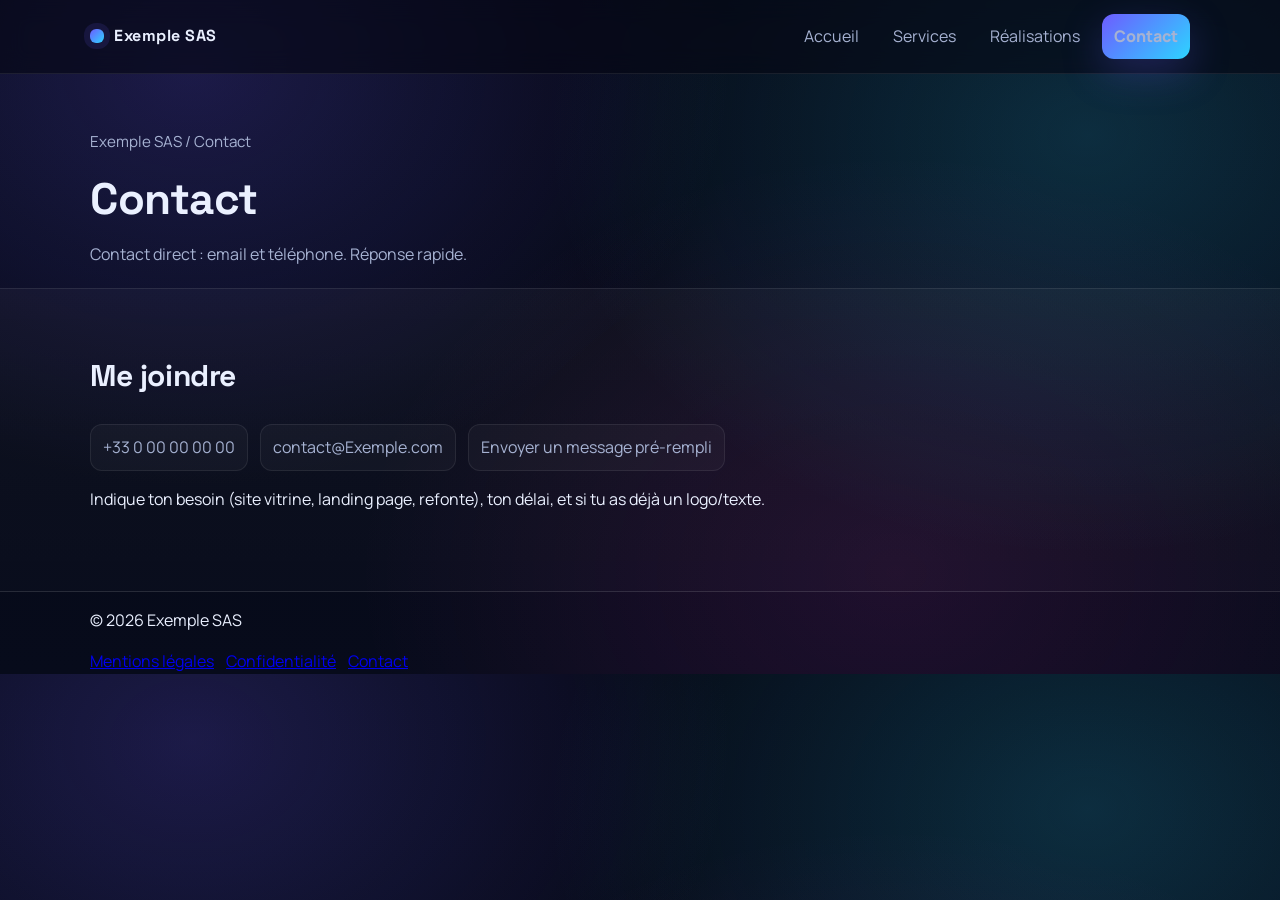
<file: contact.html>
<!doctype html>
<html lang="fr">
<head>
  <meta charset="utf-8" />
  <meta name="viewport" content="width=device-width, initial-scale=1" />
  <title>Contact — Exemple SAS</title>
  <meta name="description" content="Contact Exemple SAS : email et téléphone pour prise de contact." />
  <link rel="preconnect" href="https://fonts.googleapis.com">
  <link rel="preconnect" href="https://fonts.gstatic.com" crossorigin>
  <link href="https://fonts.googleapis.com/css2?family=Space+Grotesk:wght@400;600;700&family=Manrope:wght@400;600;700&display=swap" rel="stylesheet">
  <link rel="stylesheet" href="css/style.css" />
</head>
<body>

<header class="header">
  <div class="container header__inner">
    <a class="logo" href="index.html" aria-label="Accueil ExempleExemple SAS">Exemple SAS</a>
    <nav class="nav" aria-label="Navigation principale">
      <button class="nav__toggle" type="button" aria-label="Ouvrir le menu" aria-expanded="false">
        <svg viewBox="0 0 24 24" fill="none" xmlns="http://www.w3.org/2000/svg" aria-hidden="true">
          <path d="M4 7H20M4 12H20M4 17H20" stroke="currentColor" stroke-width="2" stroke-linecap="round"/>
        </svg>
      </button>
      <div class="nav__links">
        <a href="index.html">Accueil</a>
        <a href="services.html">Services</a>
        <a href="realisations.html">Réalisations</a>
        <a class="btn btn--small" href="contact.html">Contact</a>
      </div>
    </nav>
  </div>
</header>

<main>
  <section class="page-hero">
    <div class="container">
      <div class="breadcrumb">Exemple SAS / Contact</div>
      <h1>Contact</h1>
      <p>Contact direct : email et téléphone. Réponse rapide.</p>
    </div>
  </section>

  <section class="section section--alt">
    <div class="container">
      <h2>Me joindre</h2>

      <div class="contact">
        <a class="contact__item" href="tel:+33000000000">+33 0 00 00 00 00</a>
        <a class="contact__item" href="mailto:contact@Exemple.com">contact@Exemple.com</a>
        <a class="contact__item" id="prefillMail" href="#">Envoyer un message pré-rempli</a>
      </div>

      <p class="muted">
        Indique ton besoin (site vitrine, landing page, refonte), ton délai, et si tu as déjà un logo/texte.
      </p>
    </div>
  </section>
</main>

<footer class="footer">
  <div class="container footer__inner">
    <p>© <span id="year"></span> Exemple SAS</p>
    <div style="display:flex; gap:12px; flex-wrap:wrap;">
      <a href="mentions-legales.html">Mentions légales</a>
      <a href="politique-confidentialite.html">Confidentialité</a>
      <a href="contact.html">Contact</a>
    </div>
  </div>
</footer>

<script src="js/main.js"></script>
</body>
</html>
</file>
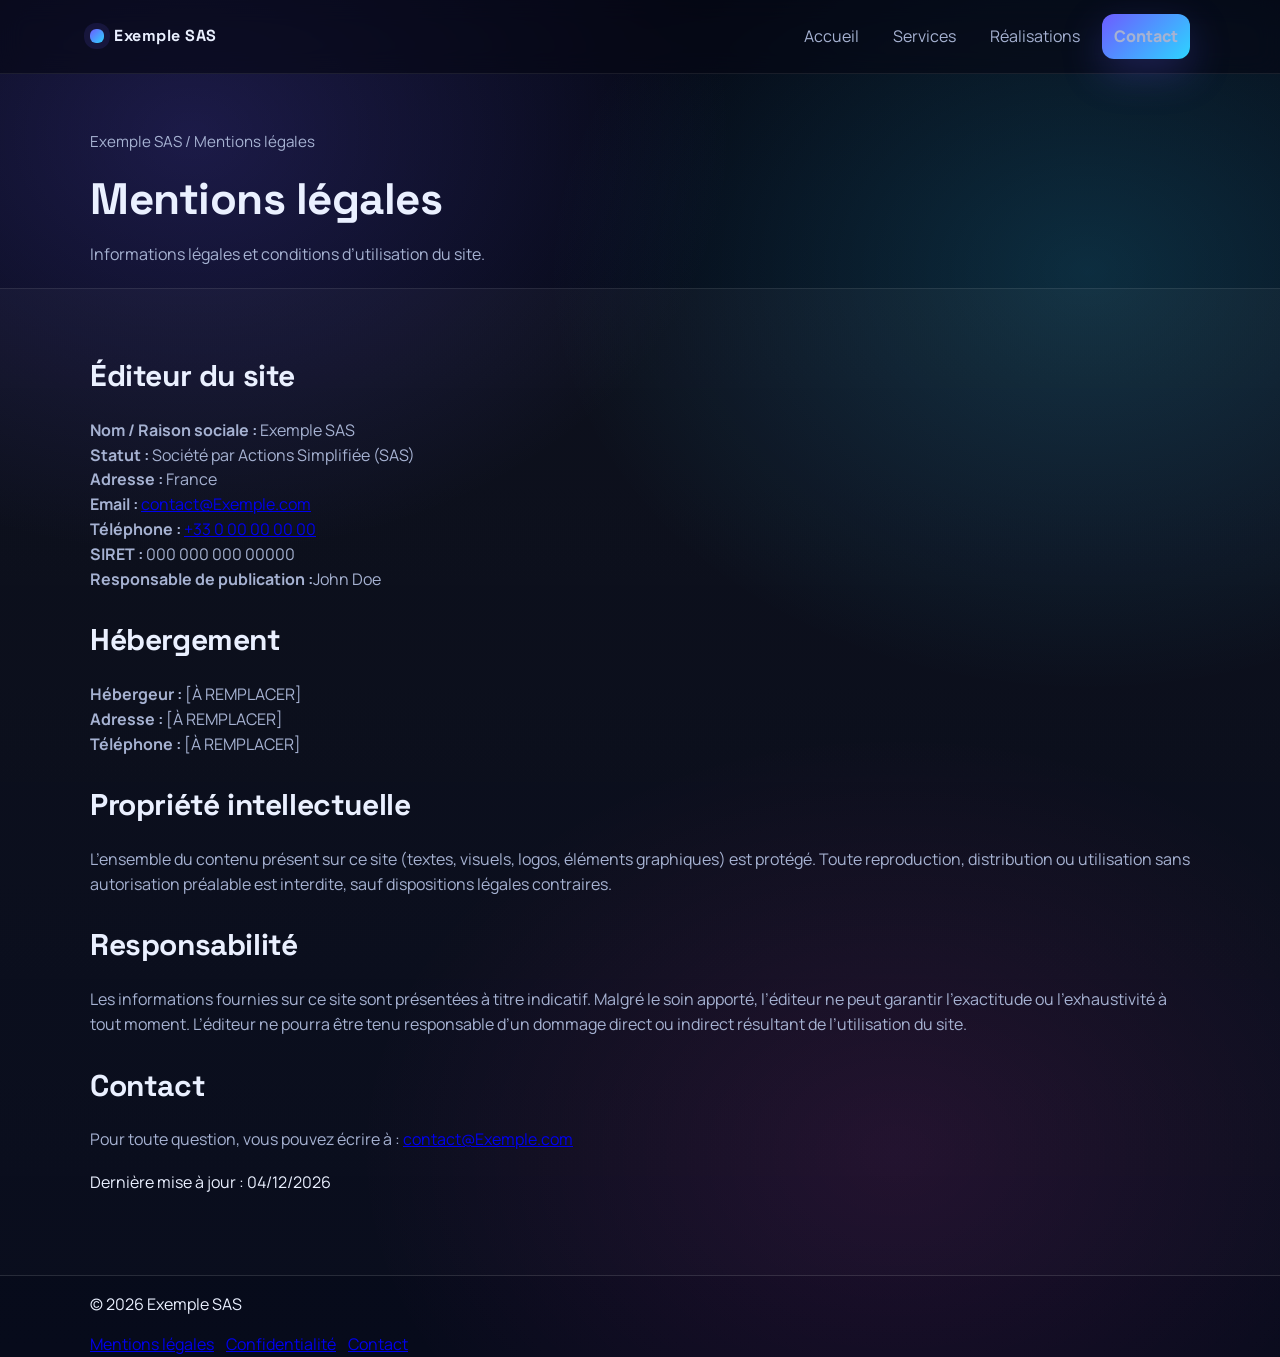
<file: mentions-legales.html>
<!doctype html>
<html lang="fr">
<head>
  <meta charset="utf-8" />
  <meta name="viewport" content="width=device-width, initial-scale=1" />
  <title>Mentions légales — Exemple SAS</title>
  <meta name="description" content="Mentions légales du site Exemple SAS." />
  <link rel="preconnect" href="https://fonts.googleapis.com">
  <link rel="preconnect" href="https://fonts.gstatic.com" crossorigin>
  <link href="https://fonts.googleapis.com/css2?family=Space+Grotesk:wght@400;600;700&family=Manrope:wght@400;600;700&display=swap" rel="stylesheet">
  <link rel="stylesheet" href="css/style.css" />
</head>
<body>

<header class="header">
  <div class="container header__inner">
    <a class="logo" href="index.html" aria-label="Accueil Exemple SAS">Exemple SAS</a>
    <nav class="nav" aria-label="Navigation principale">
      <button class="nav__toggle" type="button" aria-label="Ouvrir le menu" aria-expanded="false">
        <svg viewBox="0 0 24 24" fill="none" xmlns="http://www.w3.org/2000/svg" aria-hidden="true">
          <path d="M4 7H20M4 12H20M4 17H20" stroke="currentColor" stroke-width="2" stroke-linecap="round"/>
        </svg>
      </button>
      <div class="nav__links">
        <a href="index.html">Accueil</a>
        <a href="services.html">Services</a>
        <a href="realisations.html">Réalisations</a>
        <a class="btn btn--small" href="contact.html">Contact</a>
      </div>
    </nav>
  </div>
</header>

<main>
  <section class="page-hero">
    <div class="container">
      <div class="breadcrumb">Exemple SAS / Mentions légales</div>
      <h1>Mentions légales</h1>
      <p>Informations légales et conditions d’utilisation du site.</p>
    </div>
  </section>

  <section class="section section--alt">
    <div class="container">
      <h2>Éditeur du site</h2>
      <p class="text">
        <strong>Nom / Raison sociale :</strong> Exemple SAS<br>
        <strong>Statut :</strong> Société par Actions Simplifiée (SAS)<br>
        <strong>Adresse :</strong> France<br>
        <strong>Email :</strong> <a href="mailto:contact@Exemple.com">contact@Exemple.com</a><br>
        <strong>Téléphone :</strong> <a href="tel:+33000000000">+33 0 00 00 00 00</a><br>
        <strong>SIRET :</strong> 000 000 000 00000<br>
        <strong>Responsable de publication :</strong>John Doe</p>

      <h2 style="margin-top:26px;">Hébergement</h2>
      <p class="text">
        <strong>Hébergeur :</strong> [À REMPLACER]<br>
        <strong>Adresse :</strong> [À REMPLACER]<br>
        <strong>Téléphone :</strong> [À REMPLACER]
      </p>

      <h2 style="margin-top:26px;">Propriété intellectuelle</h2>
      <p class="text">
        L’ensemble du contenu présent sur ce site (textes, visuels, logos, éléments graphiques)
        est protégé. Toute reproduction, distribution ou utilisation sans autorisation préalable
        est interdite, sauf dispositions légales contraires.
      </p>

      <h2 style="margin-top:26px;">Responsabilité</h2>
      <p class="text">
        Les informations fournies sur ce site sont présentées à titre indicatif. Malgré le soin apporté,
        l’éditeur ne peut garantir l’exactitude ou l’exhaustivité à tout moment. L’éditeur ne pourra être tenu
        responsable d’un dommage direct ou indirect résultant de l’utilisation du site.
      </p>

      <h2 style="margin-top:26px;">Contact</h2>
      <p class="text">
        Pour toute question, vous pouvez écrire à :
        <a href="mailto:contact@Exemple.com">contact@Exemple.com</a>
      </p>

      <p class="muted" style="margin-top:18px">
        Dernière mise à jour : <span id="lastUpdate"></span>
      </p>
    </div>
  </section>
</main>

<footer class="footer">
  <div class="container footer__inner">
    <p>© <span id="year"></span> Exemple SAS</p>
    <div style="display:flex; gap:12px; flex-wrap:wrap;">
      <a href="mentions-legales.html">Mentions légales</a>
      <a href="politique-confidentialite.html">Confidentialité</a>
      <a href="contact.html">Contact</a>
    </div>
  </div>
</footer>

<script src="js/main.js"></script>
<script>
  const lu = document.getElementById("lastUpdate");
  if (lu) lu.textContent = new Date().toLocaleDateString("fr-FR");
</script>
</body>
</html>
</file>
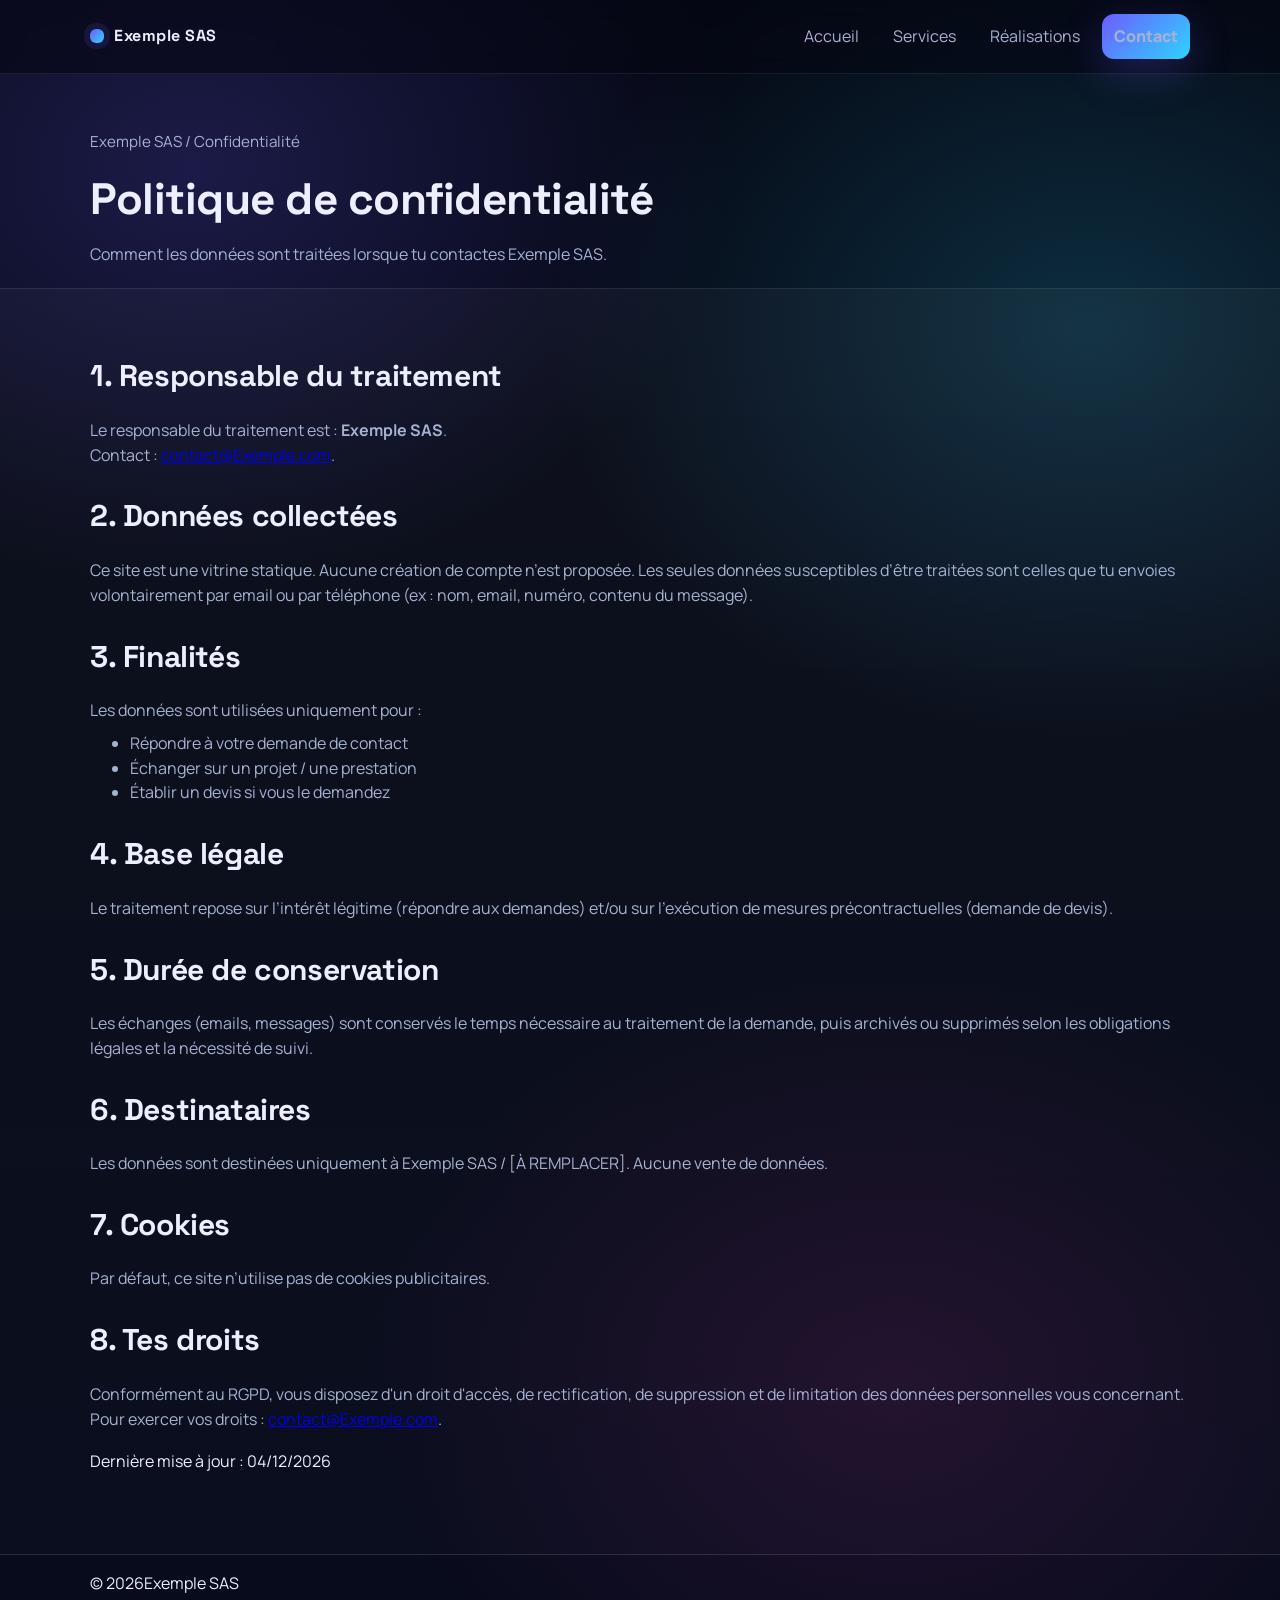
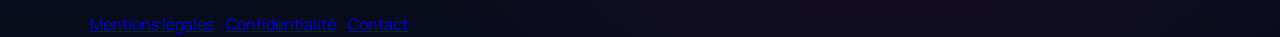
<file: politique-confidentialite.html>
<!doctype html>
<html lang="fr">
<head>
  <meta charset="utf-8" />
  <meta name="viewport" content="width=device-width, initial-scale=1" />
  <title>Politique de confidentialité — Exemple SAS</title>
  <meta name="description" content="Politique de confidentialité du site Exemple SAS." />
  <link rel="preconnect" href="https://fonts.googleapis.com">
  <link rel="preconnect" href="https://fonts.gstatic.com" crossorigin>
  <link href="https://fonts.googleapis.com/css2?family=Space+Grotesk:wght@400;600;700&family=Manrope:wght@400;600;700&display=swap" rel="stylesheet">
  <link rel="stylesheet" href="css/style.css" />
</head>
<body>

<header class="header">
  <div class="container header__inner">
    <a class="logo" href="index.html" aria-label="Accueil Exemple SAS">Exemple SAS</a>
    <nav class="nav" aria-label="Navigation principale">
      <button class="nav__toggle" type="button" aria-label="Ouvrir le menu" aria-expanded="false">
        <svg viewBox="0 0 24 24" fill="none" xmlns="http://www.w3.org/2000/svg" aria-hidden="true">
          <path d="M4 7H20M4 12H20M4 17H20" stroke="currentColor" stroke-width="2" stroke-linecap="round"/>
        </svg>
      </button>
      <div class="nav__links">
        <a href="index.html">Accueil</a>
        <a href="services.html">Services</a>
        <a href="realisations.html">Réalisations</a>
        <a class="btn btn--small" href="contact.html">Contact</a>
      </div>
    </nav>
  </div>
</header>

<main>
  <section class="page-hero">
    <div class="container">
      <div class="breadcrumb">Exemple SAS / Confidentialité</div>
      <h1>Politique de confidentialité</h1>
      <p>Comment les données sont traitées lorsque tu contactes Exemple SAS.</p>
    </div>
  </section>

  <section class="section section--alt">
    <div class="container">
      <h2>1. Responsable du traitement</h2>
      <p class="text">
        Le responsable du traitement est : <strong>Exemple SAS</strong>.<br>
        Contact : <a href="mailto:contact@Exemple.com">contact@Exemple.com</a>.
      </p>

      <h2 style="margin-top:26px;">2. Données collectées</h2>
      <p class="text">
        Ce site est une vitrine statique. Aucune création de compte n’est proposée.
        Les seules données susceptibles d’être traitées sont celles que tu envoies volontairement
        par email ou par téléphone (ex : nom, email, numéro, contenu du message).
      </p>

      <h2 style="margin-top:26px;">3. Finalités</h2>
      <p class="text">
        Les données sont utilisées uniquement pour :
      </p>
      <ul style="color:var(--muted); margin-top:8px">
        <li>Répondre à votre demande de contact</li>
        <li>Échanger sur un projet / une prestation</li>
        <li>Établir un devis si vous le demandez</li>
      </ul>

      <h2 style="margin-top:26px;">4. Base légale</h2>
      <p class="text">
        Le traitement repose sur l’intérêt légitime (répondre aux demandes) et/ou sur l’exécution
        de mesures précontractuelles (demande de devis).
      </p>

      <h2 style="margin-top:26px;">5. Durée de conservation</h2>
      <p class="text">
        Les échanges (emails, messages) sont conservés le temps nécessaire au traitement de la demande,
        puis archivés ou supprimés selon les obligations légales et la nécessité de suivi.
      </p>

      <h2 style="margin-top:26px;">6. Destinataires</h2>
      <p class="text">
        Les données sont destinées uniquement à Exemple SAS / [À REMPLACER]. Aucune vente de données.
      </p>

      <h2 style="margin-top:26px;">7. Cookies</h2>
      <p class="text">
        Par défaut, ce site n’utilise pas de cookies publicitaires.  
        <!-- Si ajout ultérieurement un outil d’analyse (ex : statistiques), cette politique devra être mise à jour
        et une bannière cookies pourra être nécessaire. -->
      </p>

      <h2 style="margin-top:26px;">8. Tes droits</h2>
      <p class="text">
        Conformément au RGPD, vous disposez d'un droit d'accès, de rectification, de suppression et de limitation des données personnelles vous concernant.
        Pour exercer vos droits : <a href="mailto:contact@Exemple.com">contact@Exemple.com</a>.
      </p>

      <p class="muted" style="margin-top:18px">
        Dernière mise à jour : <span id="lastUpdate"></span>
      </p>
    </div>
  </section>
</main>

<footer class="footer">
  <div class="container footer__inner">
    <p>© <span id="year"></span>Exemple SAS</p>
    <div style="display:flex; gap:12px; flex-wrap:wrap;">
      <a href="mentions-legales.html">Mentions légales</a>
      <a href="politique-confidentialite.html">Confidentialité</a>
      <a href="contact.html">Contact</a>
    </div>
  </div>
</footer>

<script src="js/main.js"></script>
<script>
  const lu = document.getElementById("lastUpdate");
  if (lu) lu.textContent = new Date().toLocaleDateString("fr-FR");
</script>
</body>
</html>
</file>
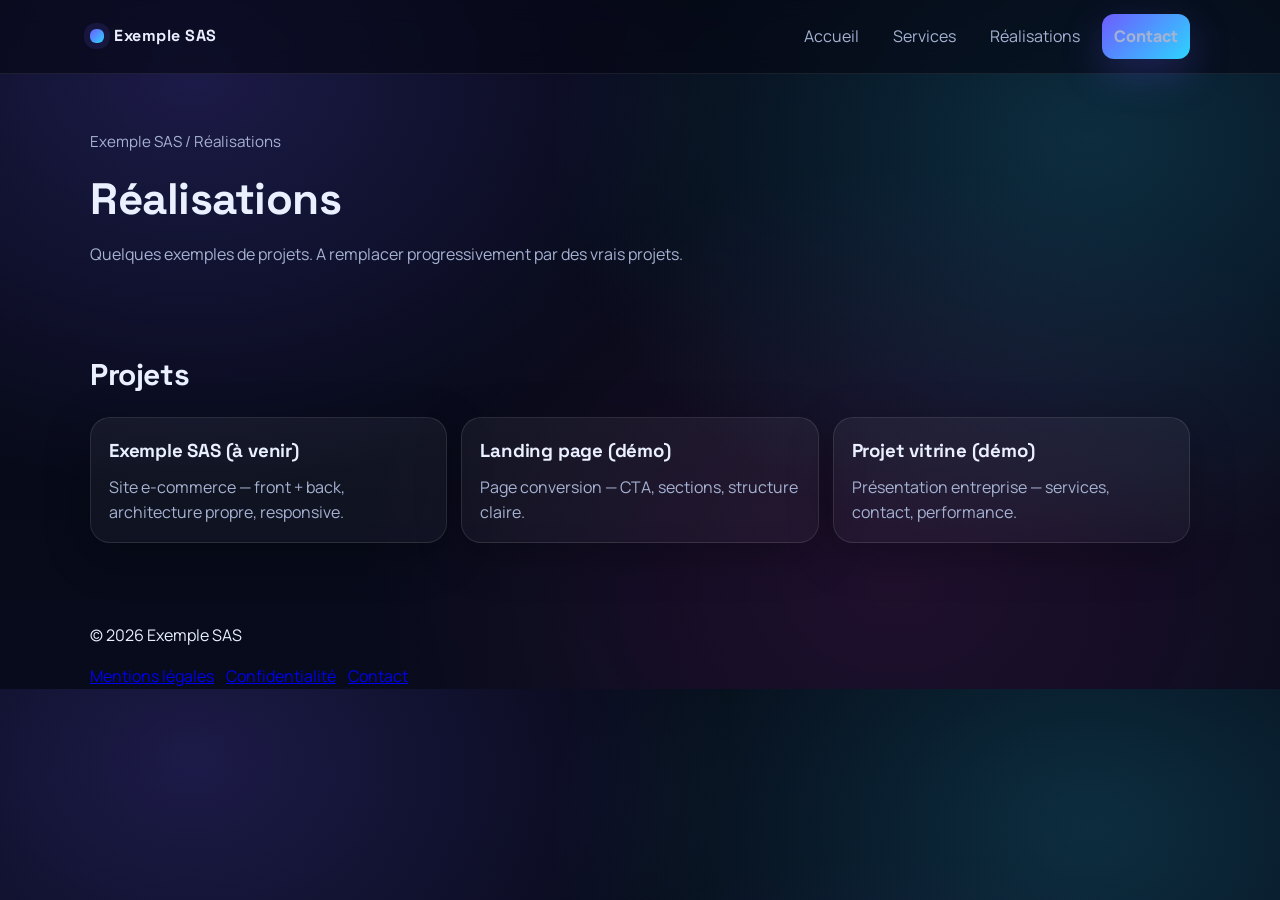
<file: realisations.html>
<!doctype html>
<html lang="fr">
<head>
  <meta charset="utf-8" />
  <meta name="viewport" content="width=device-width, initial-scale=1" />
  <title>Réalisations — Exemple SAS</title>
  <meta name="description" content="Portfolio et réalisations Exemple SAS." />
  <link rel="preconnect" href="https://fonts.googleapis.com">
  <link rel="preconnect" href="https://fonts.gstatic.com" crossorigin>
  <link href="https://fonts.googleapis.com/css2?family=Space+Grotesk:wght@400;600;700&family=Manrope:wght@400;600;700&display=swap" rel="stylesheet">
  <link rel="stylesheet" href="css/style.css" />
</head>
<body>

<header class="header">
  <div class="container header__inner">
    <a class="logo" href="index.html" aria-label="Accueil Exemple SAS">Exemple SAS</a>
    <nav class="nav" aria-label="Navigation principale">
      <button class="nav__toggle" type="button" aria-label="Ouvrir le menu" aria-expanded="false">
        <svg viewBox="0 0 24 24" fill="none" xmlns="http://www.w3.org/2000/svg" aria-hidden="true">
          <path d="M4 7H20M4 12H20M4 17H20" stroke="currentColor" stroke-width="2" stroke-linecap="round"/>
        </svg>
      </button>
      <div class="nav__links">
        <a href="index.html">Accueil</a>
        <a href="services.html">Services</a>
        <a href="realisations.html">Réalisations</a>
        <a class="btn btn--small" href="contact.html">Contact</a>
      </div>
    </nav>
  </div>
</header>

<main>
  <section class="page-hero">
    <div class="container">
      <div class="breadcrumb">Exemple SAS / Réalisations</div>
      <h1>Réalisations</h1>
      <p>Quelques exemples de projets. A remplacer progressivement par des vrais projets.</p>
    </div>
  </section>

  <section class="section">
    <div class="container">
      <h2>Projets</h2>
      <div class="grid">
        <article class="card">
          <h3>Exemple SAS (à venir)</h3>
          <p>Site e-commerce — front + back, architecture propre, responsive.</p>
        </article>
        <article class="card">
          <h3>Landing page (démo)</h3>
          <p>Page conversion — CTA, sections, structure claire.</p>
        </article>
        <article class="card">
          <h3>Projet vitrine (démo)</h3>
          <p>Présentation entreprise — services, contact, performance.</p>
        </article>
      </div>
    </div>
  </section>
</main>

<footer class="footer">
  <div class="container footer__inner">
    <p>© <span id="year"></span> Exemple SAS</p>
    <div style="display:flex; gap:12px; flex-wrap:wrap;">
      <a href="mentions-legales.html">Mentions légales</a>
      <a href="politique-confidentialite.html">Confidentialité</a>
      <a href="contact.html">Contact</a>
    </div>
  </div>
</footer>

<script src="js/main.js"></script>
</body>
</html>
</file>
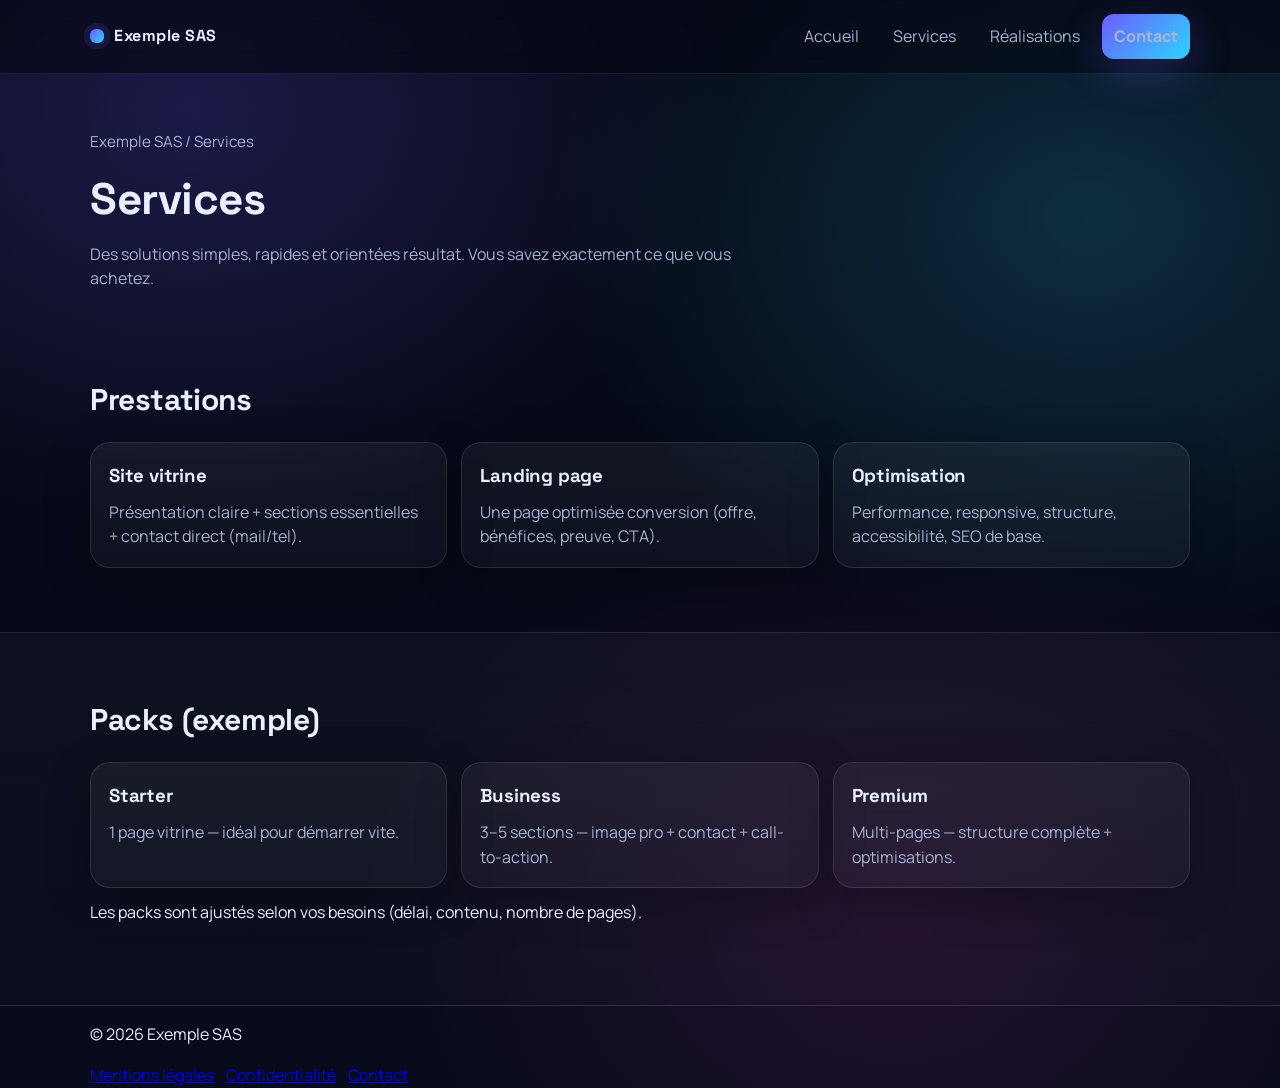
<file: services.html>
<!doctype html>
<html lang="fr">
<head>
  <meta charset="utf-8" />
  <meta name="viewport" content="width=device-width, initial-scale=1" />
  <title>Services — Exemple SAS</title>
  <meta name="description" content="Services Exemple SAS : site vitrine, landing page, optimisation et maintenance." />
  <link rel="preconnect" href="https://fonts.googleapis.com">
  <link rel="preconnect" href="https://fonts.gstatic.com" crossorigin>
  <link href="https://fonts.googleapis.com/css2?family=Space+Grotesk:wght@400;600;700&family=Manrope:wght@400;600;700&display=swap" rel="stylesheet">
  <link rel="stylesheet" href="css/style.css" />
</head>
<body>

<header class="header">
  <div class="container header__inner">
    <a class="logo" href="index.html" aria-label="Accueil Exemple SAS">Exemple SAS</a>
    <nav class="nav" aria-label="Navigation principale">
      <button class="nav__toggle" type="button" aria-label="Ouvrir le menu" aria-expanded="false">
        <svg viewBox="0 0 24 24" fill="none" xmlns="http://www.w3.org/2000/svg" aria-hidden="true">
          <path d="M4 7H20M4 12H20M4 17H20" stroke="currentColor" stroke-width="2" stroke-linecap="round"/>
        </svg>
      </button>
      <div class="nav__links">
        <a href="index.html">Accueil</a>
        <a href="services.html">Services</a>
        <a href="realisations.html">Réalisations</a>
        <a class="btn btn--small" href="contact.html">Contact</a>
      </div>
    </nav>
  </div>
</header>

<main>
  <section class="page-hero">
    <div class="container">
      <div class="breadcrumb">Exemple SAS / Services</div>
      <h1>Services</h1>
      <p>Des solutions simples, rapides et orientées résultat. Vous savez exactement ce que vous achetez.</p>
    </div>
  </section>

  <section class="section">
    <div class="container">
      <h2>Prestations</h2>
      <div class="grid">
        <article class="card">
          <h3>Site vitrine</h3>
          <p>Présentation claire + sections essentielles + contact direct (mail/tel).</p>
        </article>
        <article class="card">
          <h3>Landing page</h3>
          <p>Une page optimisée conversion (offre, bénéfices, preuve, CTA).</p>
        </article>
        <article class="card">
          <h3>Optimisation</h3>
          <p>Performance, responsive, structure, accessibilité, SEO de base.</p>
        </article>
      </div>
    </div>
  </section>

  <section class="section section--alt">
    <div class="container">
      <h2>Packs (exemple)</h2>
      <div class="grid">
        <article class="card">
          <h3>Starter</h3>
          <p>1 page vitrine — idéal pour démarrer vite.</p>
        </article>
        <article class="card">
          <h3>Business</h3>
          <p>3–5 sections — image pro + contact + call-to-action.</p>
        </article>
        <article class="card">
          <h3>Premium</h3>
          <p>Multi-pages — structure complète + optimisations.</p>
        </article>
      </div>
      <p class="muted" style="margin-top:12px">
        Les packs sont ajustés selon vos besoins (délai, contenu, nombre de pages).
      </p>
    </div>
  </section>
</main>

<footer class="footer">
  <div class="container footer__inner">
    <p>© <span id="year"></span> Exemple SAS</p>
    <div style="display:flex; gap:12px; flex-wrap:wrap;">
      <a href="mentions-legales.html">Mentions légales</a>
      <a href="politique-confidentialite.html">Confidentialité</a>
      <a href="contact.html">Contact</a>
    </div>
  </div>
</footer>

<script src="js/main.js"></script>
</body>
</html>
</file>
<file: css/style.css>
:root{
  --bg: #050814;
  --bg2:#070b1b;
  --card: rgba(255,255,255,.05);
  --card2: rgba(255,255,255,.035);
  --text:#eaf0ff;
  --muted:#a6b2d2;

  /* Accent Exemple SAS vibe (bleu/violet) */
  --a1:#6d5cff;
  --a2:#2dd4ff;
  --a3:#ff3bd4;

  --border: rgba(255,255,255,.10);
  --radius: 20px;
  --shadow: 0 20px 60px rgba(0,0,0,.45);
}

*{box-sizing:border-box}
html{scroll-behavior:smooth}
body{
  margin:0;
  background:
    radial-gradient(900px 700px at 15% 10%, rgba(109,92,255,.22), transparent 60%),
    radial-gradient(900px 700px at 85% 20%, rgba(45,212,255,.18), transparent 60%),
    radial-gradient(900px 700px at 70% 85%, rgba(255,59,212,.10), transparent 60%),
    linear-gradient(180deg, var(--bg), var(--bg2));
  color:var(--text);
  line-height:1.55;
  font-family: "Manrope", system-ui, -apple-system, Segoe UI, Roboto, Arial;
}

/* Layout */
.container{width:min(1100px,92%); margin:auto}
.section{padding:64px 0}
.section--alt{
  background: linear-gradient(180deg, rgba(255,255,255,.03), rgba(255,255,255,.01));
  border-top:1px solid var(--border);
  border-bottom:1px solid var(--border);
}

/* Header */
.header{
  position:sticky;
  top:0;
  z-index:10;
  background:rgba(5,8,20,.62);
  backdrop-filter: blur(12px);
  border-bottom:1px solid rgba(255,255,255,.08);
}
.header__inner{
  display:flex;
  align-items:center;
  justify-content:space-between;
  padding:14px 0;
}
.logo{
  text-decoration:none;
  color:var(--text);
  font-family:"Space Grotesk", system-ui;
  font-weight:700;
  letter-spacing:.5px;
  display:flex;
  align-items:center;
  gap:10px;
}
.logo::before{
  content:"";
  width:14px;
  height:14px;
  border-radius:6px;
  background: linear-gradient(135deg, var(--a1), var(--a2));
  box-shadow: 0 0 0 6px rgba(109,92,255,.12);
}
.nav{display:flex; gap:10px; align-items:center}
.nav a{
  color:var(--muted);
  text-decoration:none;
  padding:10px 12px;
  border-radius:12px;
  transition: .2s ease;
}
.nav a:hover{
  background:rgba(255,255,255,.06);
  color:var(--text);
}

/* Buttons */
.btn{
  display:inline-flex;
  align-items:center;
  justify-content:center;
  gap:10px;
  text-decoration:none;
  color:#061026;
  font-weight:800;
  padding:12px 16px;
  border-radius:16px;
  background: linear-gradient(135deg, var(--a1), var(--a2));
  box-shadow: 0 14px 40px rgba(109,92,255,.25);
  transition:.2s ease;
}
.btn:hover{transform: translateY(-1px); filter: brightness(1.05)}
.btn--ghost{
  color:var(--text);
  background: rgba(255,255,255,.02);
  border:1px solid var(--border);
  box-shadow:none;
}
.btn--small{padding:10px 12px; border-radius:14px; font-weight:800}

/* Hero */
.hero{padding:74px 0 48px}
.hero__inner{position:relative}
.badge{
  display:inline-flex;
  align-items:center;
  gap:10px;
  padding:8px 12px;
  border:1px solid rgba(255,255,255,.12);
  border-radius:999px;
  color:var(--muted);
  background: rgba(255,255,255,.02);
}
.badge::before{
  content:"";
  width:8px;
  height:8px;
  border-radius:99px;
  background: linear-gradient(135deg, var(--a3), var(--a2));
  box-shadow:0 0 18px rgba(45,212,255,.45);
}
.hero h1{
  font-family:"Space Grotesk", system-ui;
  font-size: clamp(30px, 4.3vw, 54px);
  margin:14px 0 10px;
  letter-spacing:-.6px;
}
.hero__text{
  color:var(--muted);
  max-width: 66ch;
  margin:0 0 22px;
  font-size: 1.06rem;
}
.hero__cta{display:flex; gap:12px; flex-wrap:wrap}
.hero__glass{
  margin-top:26px;
  padding:16px;
  border-radius: var(--radius);
  background: linear-gradient(180deg, rgba(255,255,255,.06), rgba(255,255,255,.03));
  border: 1px solid rgba(255,255,255,.12);
  box-shadow: var(--shadow);
  display:flex;
  gap:14px;
  flex-wrap:wrap;
}
.pill{
  padding:10px 12px;
  border-radius: 999px;
  background: rgba(255,255,255,.03);
  border:1px solid rgba(255,255,255,.10);
  color:var(--muted);
  font-weight:700;
}

/* Titles */
h2{
  margin:0 0 18px;
  font-family:"Space Grotesk", system-ui;
  font-size: 30px;
  letter-spacing:-.4px;
}
h3{
  margin:0 0 10px;
  font-family:"Space Grotesk", system-ui;
  letter-spacing:-.2px;
}

/* Cards / Grid */
.grid{
  display:grid;
  grid-template-columns:repeat(3,1fr);
  gap:14px;
}
.card{
  background: linear-gradient(180deg, var(--card), var(--card2));
  border:1px solid rgba(255,255,255,.10);
  border-radius: var(--radius);
  padding:18px;
  box-shadow: 0 12px 45px rgba(0,0,0,.25);
  transition: .2s ease;
}
.card:hover{
  transform: translateY(-2px);
  border-color: rgba(45,212,255,.22);
}
.card p{margin:0; color:var(--muted)}
.text{color:var(--muted); margin:14px 0 0}

.contact{
  display:flex;
  flex-wrap: wrap;
  gap:12px;
  margin-top:24px;
}
.contact__item{
  color:var(--muted);
  text-decoration:none;
  padding:10px 12px;
  border-radius:12px;
  background: rgba(255,255,255,.03);
  border:1px solid rgba(255,255,255,.08);
  transition:.2s ease;
}
.contact__item:hover{
  background: rgba(255,255,255,.06);
}

.page-hero{
  padding: 56px 0 22px;
}
.page-hero h1{
  font-family:"Space Grotesk", system-ui;
  font-size: clamp(28px, 4vw, 44px);
  margin: 12px 0 8px;
  letter-spacing: -.5px;
}
.page-hero p{color:var(--muted); margin:0; max-width:70ch}
.breadcrumb{color:var(--muted); font-size:.95rem}

/* -------------------------------------------------
   Responsive navigation (hamburger)
   ------------------------------------------------- */

/* Desktop links wrapper */
.nav__links{display:flex; gap:10px; align-items:center}

/* Hamburger button (hidden on desktop) */
.nav__toggle{
  display:none;
  width:44px;
  height:44px;
  border-radius:14px;
  background: rgba(255,255,255,.02);
  border:1px solid rgba(255,255,255,.12);
  color:var(--text);
  cursor:pointer;
}
.nav__toggle:hover{background: rgba(255,255,255,.06)}
.nav__toggle:focus{outline:2px solid rgba(45,212,255,.45); outline-offset:2px}
.nav__toggle svg{width:22px; height:22px}

@media (max-width: 900px){
  .grid{grid-template-columns:1fr}
}

@media (max-width: 720px){
  .nav__toggle{
    display:inline-flex;
    align-items:center;
    justify-content:center;
  }

  /* Hide links by default on mobile */
  .nav__links{
    display:none;
    position:absolute;
    top:64px;
    left:0;
    right:0;
    padding:12px;
    flex-direction:column;
    align-items:stretch;
    background:rgba(5,8,20,.92);
    border-bottom:1px solid rgba(255,255,255,.08);
    backdrop-filter: blur(12px);
  }

  .nav__links a{padding:12px 14px}
  .nav__links .btn{width:100%; justify-content:center}

  /* Open state */
  .nav.is-open .nav__links{display:flex}

  /* Needed to position the dropdown */
  .header__inner{position:relative}
}

/* -------------------------------------------------
</file>
